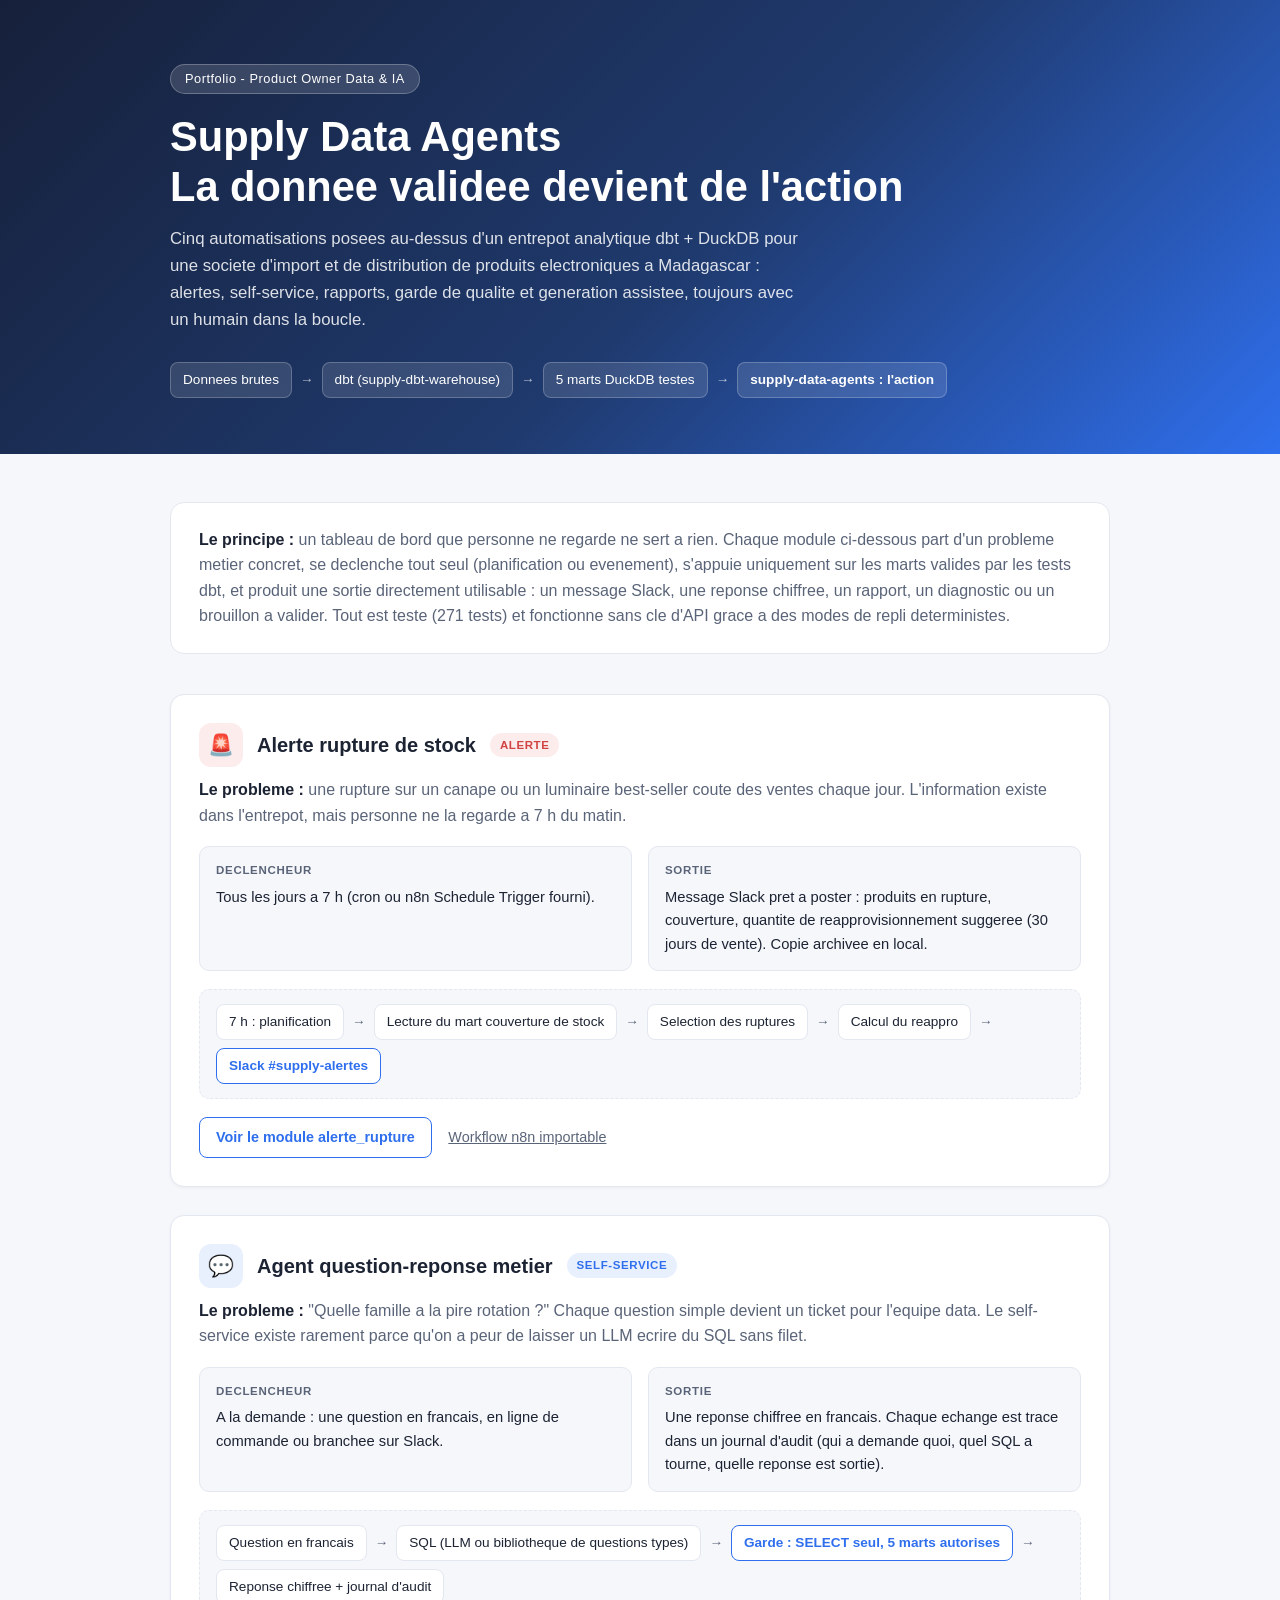
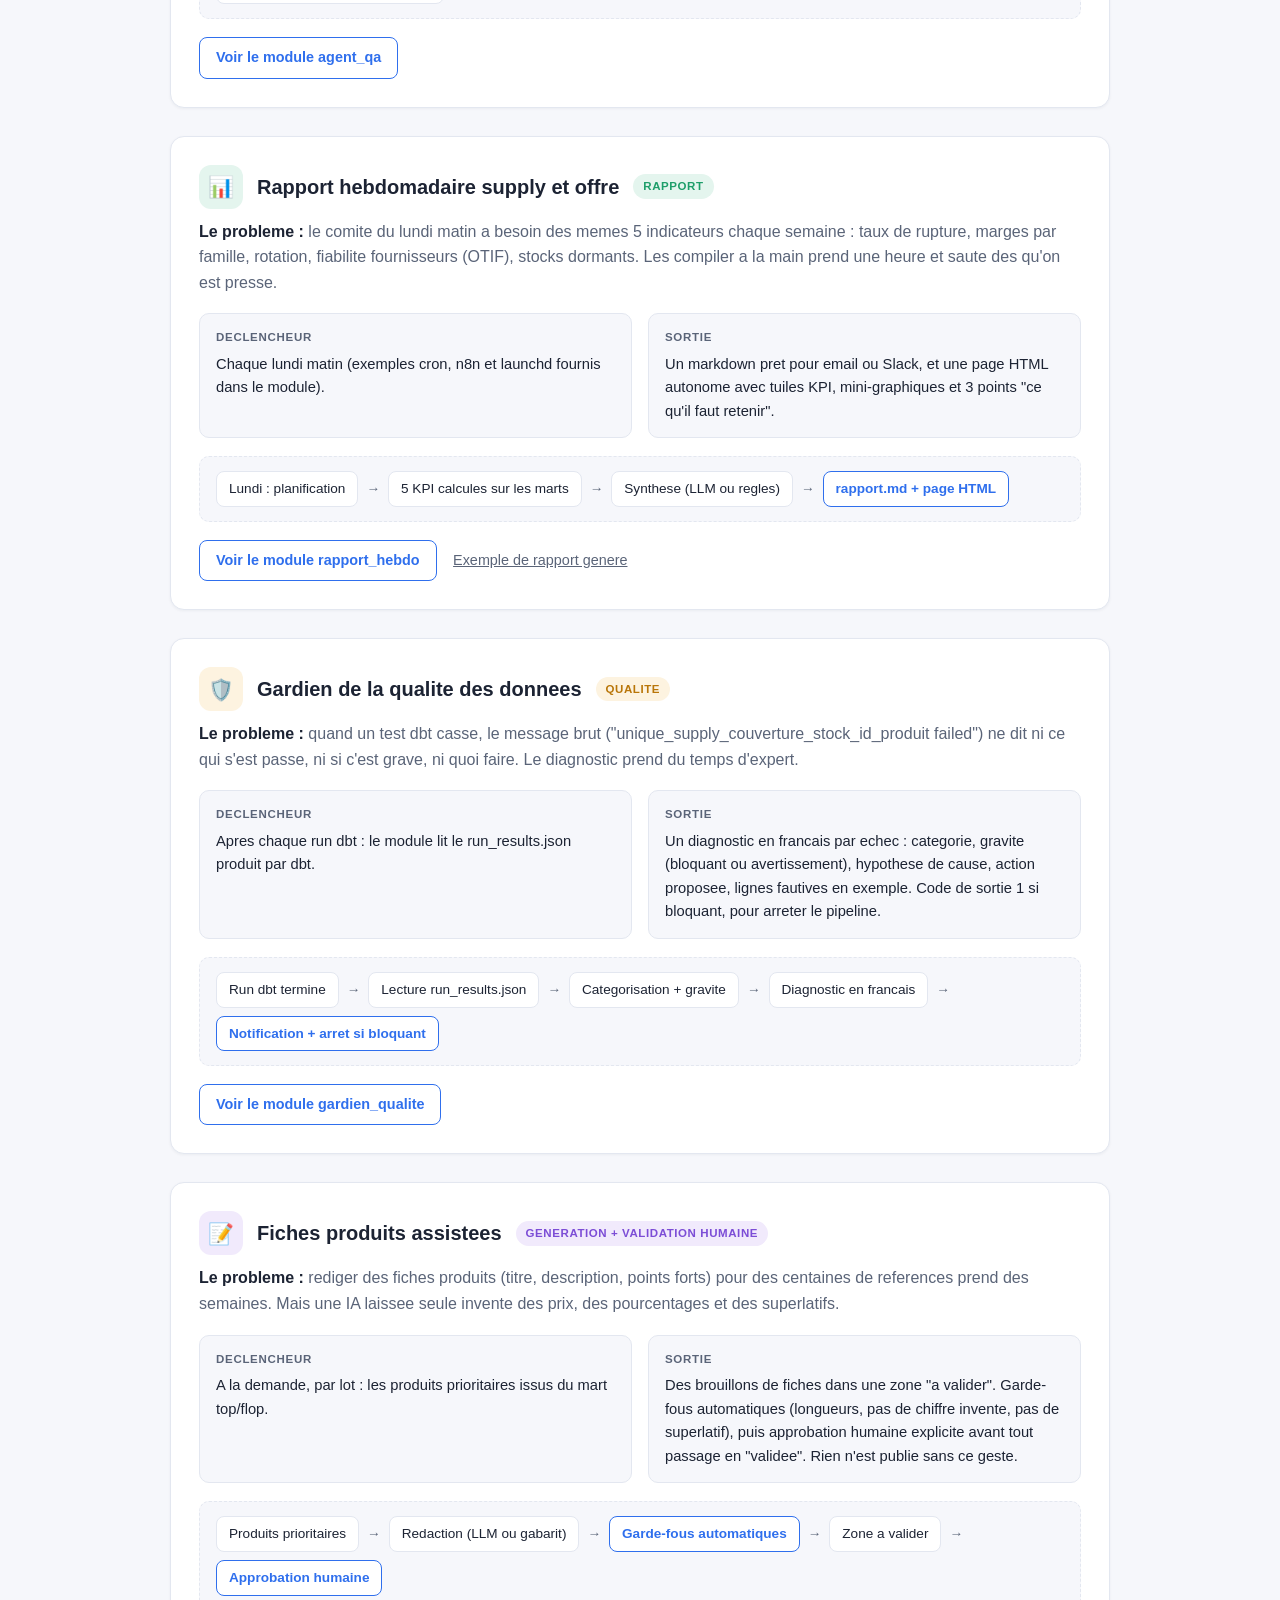
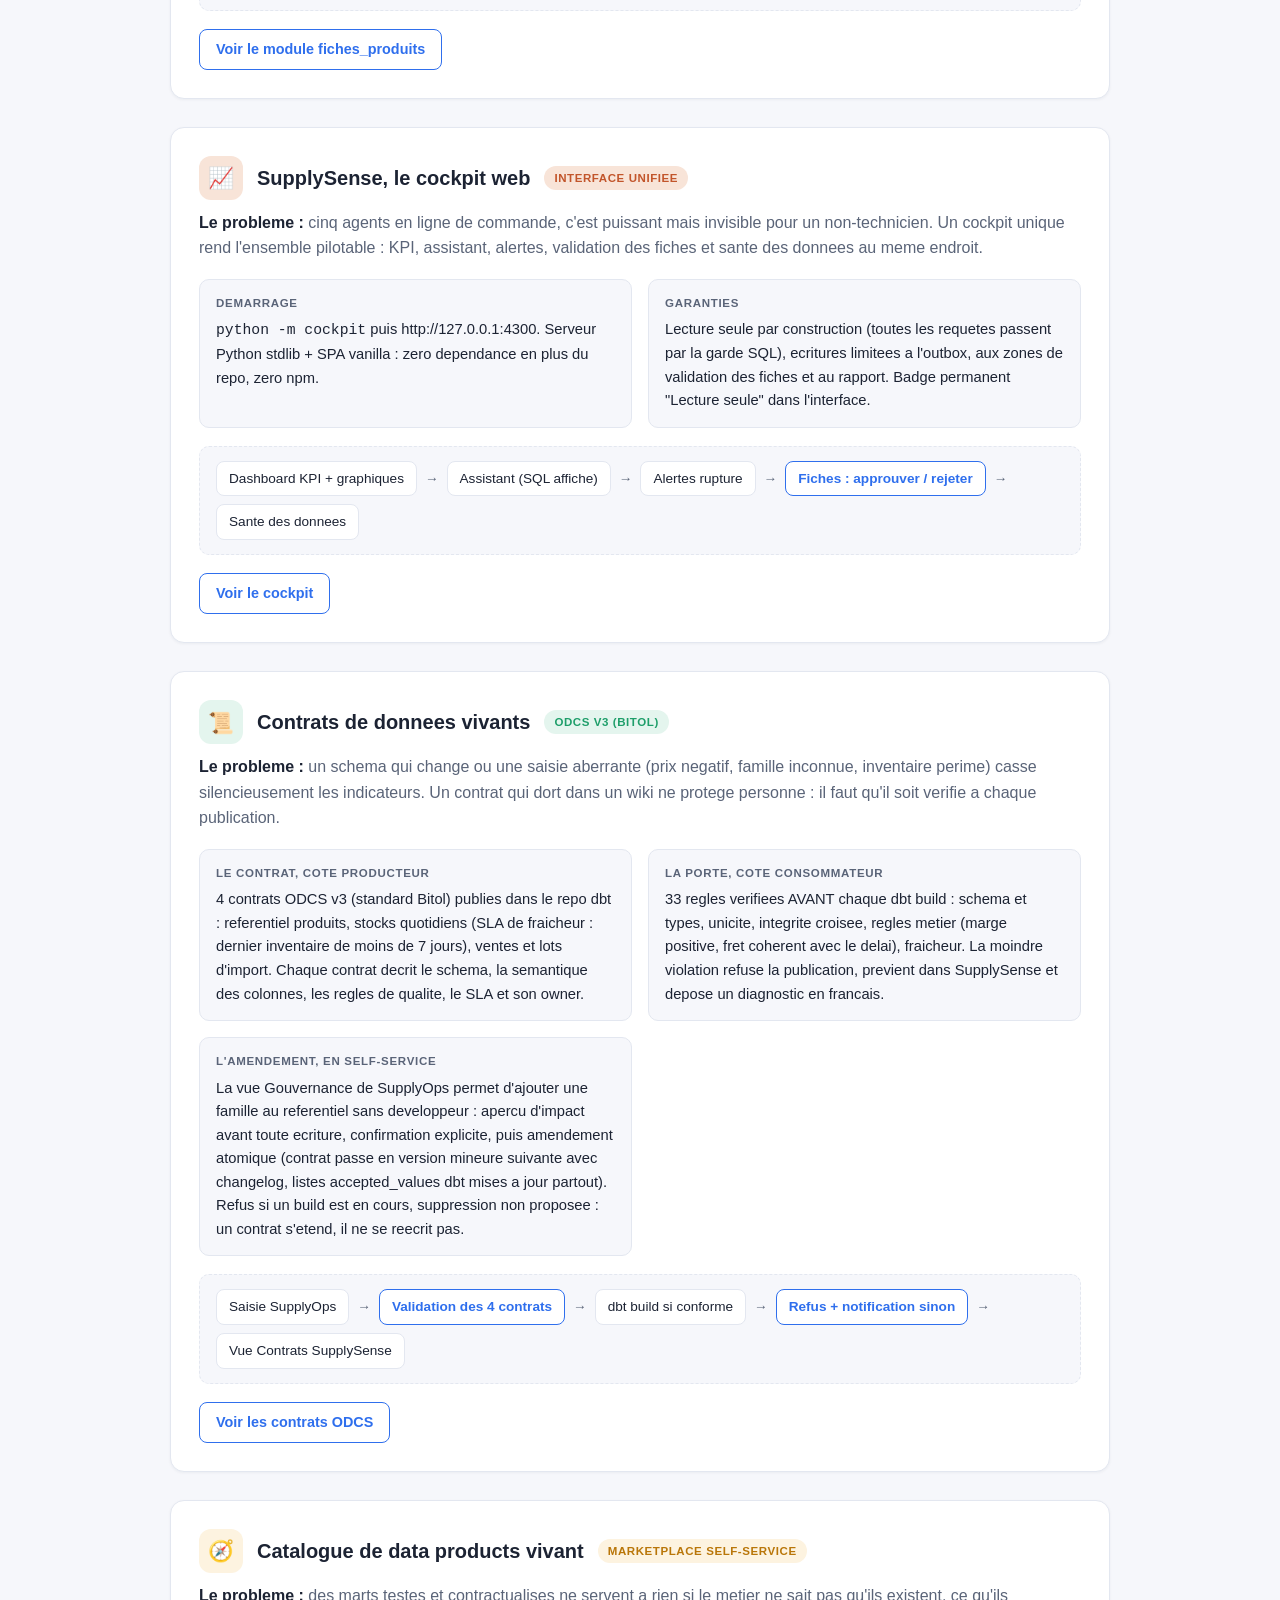
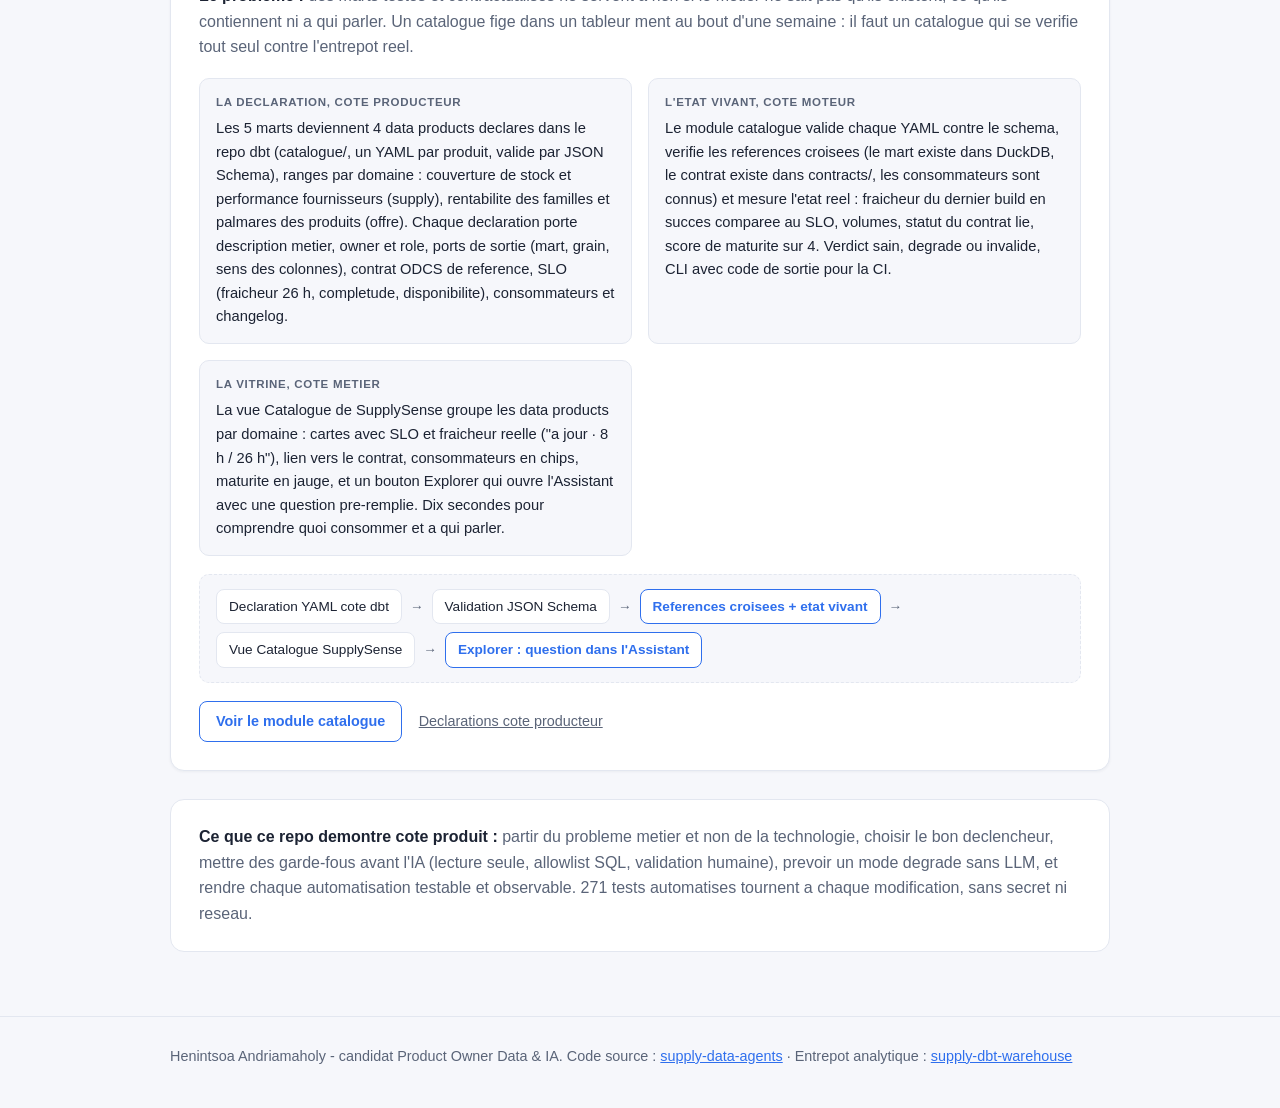
<file: docs/index.html>
<!DOCTYPE html>
<html lang="fr">
<head>
<meta charset="utf-8">
<meta name="viewport" content="width=device-width, initial-scale=1">
<title>Supply Data Agents - la donnee validee devient de l'action</title>
<style>
  :root {
    --fond: #f6f7fb;
    --carte: #ffffff;
    --encre: #1c2333;
    --encre-douce: #5a6478;
    --accent: #2f6fed;
    --accent-doux: #e8effd;
    --vert: #1e9e6a;
    --vert-doux: #e4f5ee;
    --ambre: #b97609;
    --ambre-doux: #fdf3e0;
    --violet: #7c4dd6;
    --violet-doux: #f1eafc;
    --rose: #d14343;
    --rose-doux: #fdecec;
    --bordure: #e3e7f0;
    --rayon: 14px;
  }
  * { box-sizing: border-box; margin: 0; padding: 0; }
  body {
    font-family: -apple-system, BlinkMacSystemFont, "Segoe UI", Roboto, Helvetica, Arial, sans-serif;
    background: var(--fond);
    color: var(--encre);
    line-height: 1.6;
  }
  .conteneur { max-width: 980px; margin: 0 auto; padding: 0 20px; }

  header {
    background: linear-gradient(135deg, #16203a 0%, #1f3a6e 55%, #2f6fed 100%);
    color: #fff;
    padding: 64px 0 56px;
  }
  header .etiquette {
    display: inline-block;
    background: rgba(255,255,255,.14);
    border: 1px solid rgba(255,255,255,.25);
    border-radius: 999px;
    padding: 4px 14px;
    font-size: .8rem;
    letter-spacing: .04em;
    margin-bottom: 18px;
  }
  header h1 { font-size: clamp(1.7rem, 4vw, 2.6rem); line-height: 1.2; margin-bottom: 14px; }
  header p.sous-titre {
    max-width: 640px;
    font-size: 1.05rem;
    color: rgba(255,255,255,.85);
  }
  header .chaine {
    display: flex;
    flex-wrap: wrap;
    align-items: center;
    gap: 8px;
    margin-top: 28px;
    font-size: .85rem;
  }
  header .chaine span {
    background: rgba(255,255,255,.12);
    border: 1px solid rgba(255,255,255,.22);
    border-radius: 8px;
    padding: 6px 12px;
    white-space: nowrap;
  }
  header .chaine .fleche { background: none; border: none; opacity: .7; padding: 0; }

  main { padding: 48px 0 24px; }
  .intro {
    background: var(--carte);
    border: 1px solid var(--bordure);
    border-radius: var(--rayon);
    padding: 24px 28px;
    margin-bottom: 40px;
    color: var(--encre-douce);
  }
  .intro strong { color: var(--encre); }

  .carte-module {
    background: var(--carte);
    border: 1px solid var(--bordure);
    border-radius: var(--rayon);
    padding: 28px;
    margin-bottom: 28px;
    box-shadow: 0 1px 3px rgba(28,35,51,.05);
  }
  .carte-module .entete {
    display: flex;
    align-items: center;
    gap: 14px;
    margin-bottom: 6px;
    flex-wrap: wrap;
  }
  .pastille {
    width: 44px; height: 44px;
    border-radius: 12px;
    display: flex; align-items: center; justify-content: center;
    font-size: 1.3rem;
    flex-shrink: 0;
  }
  .carte-module h2 { font-size: 1.25rem; }
  .badge {
    font-size: .72rem;
    font-weight: 600;
    letter-spacing: .05em;
    text-transform: uppercase;
    border-radius: 999px;
    padding: 3px 10px;
  }
  .b-bleu   { background: var(--accent-doux); color: var(--accent); }
  .b-terra  { background: #f8e4d8; color: #c2552b; }
  .b-vert   { background: var(--vert-doux);   color: var(--vert); }
  .b-ambre  { background: var(--ambre-doux);  color: var(--ambre); }
  .b-violet { background: var(--violet-doux); color: var(--violet); }
  .b-rose   { background: var(--rose-doux);   color: var(--rose); }

  .probleme { color: var(--encre-douce); margin: 10px 0 18px; }
  .probleme strong { color: var(--encre); }

  .grille {
    display: grid;
    grid-template-columns: 1fr 1fr;
    gap: 16px;
    margin-bottom: 18px;
  }
  @media (max-width: 640px) { .grille { grid-template-columns: 1fr; } }
  .bloc-info {
    background: var(--fond);
    border: 1px solid var(--bordure);
    border-radius: 10px;
    padding: 14px 16px;
    font-size: .92rem;
  }
  .bloc-info .titre-bloc {
    font-size: .72rem;
    font-weight: 700;
    text-transform: uppercase;
    letter-spacing: .06em;
    color: var(--encre-douce);
    margin-bottom: 6px;
  }

  .flux {
    display: flex;
    flex-wrap: wrap;
    align-items: center;
    gap: 8px;
    background: var(--fond);
    border: 1px dashed var(--bordure);
    border-radius: 10px;
    padding: 14px 16px;
    margin-bottom: 18px;
    font-size: .85rem;
  }
  .flux .etape {
    background: var(--carte);
    border: 1px solid var(--bordure);
    border-radius: 8px;
    padding: 6px 12px;
    white-space: nowrap;
  }
  .flux .etape.accentuee { border-color: var(--accent); color: var(--accent); font-weight: 600; }
  .flux .f { color: var(--encre-douce); }

  .lien-module {
    display: inline-block;
    font-size: .9rem;
    font-weight: 600;
    color: var(--accent);
    text-decoration: none;
    border: 1px solid var(--accent);
    border-radius: 8px;
    padding: 8px 16px;
    transition: background .15s;
  }
  .lien-module:hover { background: var(--accent-doux); }
  .lien-secondaire {
    display: inline-block;
    font-size: .9rem;
    color: var(--encre-douce);
    margin-left: 12px;
  }

  footer {
    border-top: 1px solid var(--bordure);
    padding: 28px 0 40px;
    color: var(--encre-douce);
    font-size: .9rem;
  }
  footer a { color: var(--accent); }
</style>
</head>
<body>

<header>
  <div class="conteneur">
    <span class="etiquette">Portfolio - Product Owner Data &amp; IA</span>
    <h1>Supply Data Agents<br>La donnee validee devient de l'action</h1>
    <p class="sous-titre">
      Cinq automatisations posees au-dessus d'un entrepot analytique dbt + DuckDB
      pour une societe d'import et de distribution de produits electroniques a Madagascar : alertes, self-service,
      rapports, garde de qualite et generation assistee, toujours avec un humain
      dans la boucle.
    </p>
    <div class="chaine">
      <span>Donnees brutes</span>
      <span class="fleche">&rarr;</span>
      <span>dbt (supply-dbt-warehouse)</span>
      <span class="fleche">&rarr;</span>
      <span>5 marts DuckDB testes</span>
      <span class="fleche">&rarr;</span>
      <span><strong>supply-data-agents : l'action</strong></span>
    </div>
  </div>
</header>

<main>
  <div class="conteneur">

    <div class="intro">
      <strong>Le principe :</strong> un tableau de bord que personne ne regarde ne sert a rien.
      Chaque module ci-dessous part d'un probleme metier concret, se declenche tout seul
      (planification ou evenement), s'appuie uniquement sur les marts valides par les tests dbt,
      et produit une sortie directement utilisable : un message Slack, une reponse chiffree,
      un rapport, un diagnostic ou un brouillon a valider. Tout est teste (271 tests) et
      fonctionne sans cle d'API grace a des modes de repli deterministes.
    </div>

    <!-- Module 1 : alerte_rupture -->
    <section class="carte-module">
      <div class="entete">
        <div class="pastille b-rose">&#128680;</div>
        <h2>Alerte rupture de stock</h2>
        <span class="badge b-rose">Alerte</span>
      </div>
      <p class="probleme">
        <strong>Le probleme :</strong> une rupture sur un canape ou un luminaire best-seller
        coute des ventes chaque jour. L'information existe dans l'entrepot, mais personne
        ne la regarde a 7 h du matin.
      </p>
      <div class="grille">
        <div class="bloc-info">
          <div class="titre-bloc">Declencheur</div>
          Tous les jours a 7 h (cron ou n8n Schedule Trigger fourni).
        </div>
        <div class="bloc-info">
          <div class="titre-bloc">Sortie</div>
          Message Slack pret a poster : produits en rupture, couverture, quantite de
          reapprovisionnement suggeree (30 jours de vente). Copie archivee en local.
        </div>
      </div>
      <div class="flux">
        <span class="etape">7 h : planification</span><span class="f">&rarr;</span>
        <span class="etape">Lecture du mart couverture de stock</span><span class="f">&rarr;</span>
        <span class="etape">Selection des ruptures</span><span class="f">&rarr;</span>
        <span class="etape">Calcul du reappro</span><span class="f">&rarr;</span>
        <span class="etape accentuee">Slack #supply-alertes</span>
      </div>
      <a class="lien-module" href="https://github.com/adh-studio/supply-data-agents/tree/main/alerte_rupture">Voir le module alerte_rupture</a>
      <a class="lien-secondaire" href="https://github.com/adh-studio/supply-data-agents/blob/main/n8n/alerte_rupture.json">Workflow n8n importable</a>
    </section>

    <!-- Module 2 : agent_qa -->
    <section class="carte-module">
      <div class="entete">
        <div class="pastille b-bleu">&#128172;</div>
        <h2>Agent question-reponse metier</h2>
        <span class="badge b-bleu">Self-service</span>
      </div>
      <p class="probleme">
        <strong>Le probleme :</strong> "Quelle famille a la pire rotation ?" Chaque question
        simple devient un ticket pour l'equipe data. Le self-service existe rarement parce
        qu'on a peur de laisser un LLM ecrire du SQL sans filet.
      </p>
      <div class="grille">
        <div class="bloc-info">
          <div class="titre-bloc">Declencheur</div>
          A la demande : une question en francais, en ligne de commande ou branchee sur Slack.
        </div>
        <div class="bloc-info">
          <div class="titre-bloc">Sortie</div>
          Une reponse chiffree en francais. Chaque echange est trace dans un journal d'audit
          (qui a demande quoi, quel SQL a tourne, quelle reponse est sortie).
        </div>
      </div>
      <div class="flux">
        <span class="etape">Question en francais</span><span class="f">&rarr;</span>
        <span class="etape">SQL (LLM ou bibliotheque de questions types)</span><span class="f">&rarr;</span>
        <span class="etape accentuee">Garde : SELECT seul, 5 marts autorises</span><span class="f">&rarr;</span>
        <span class="etape">Reponse chiffree + journal d'audit</span>
      </div>
      <a class="lien-module" href="https://github.com/adh-studio/supply-data-agents/tree/main/agent_qa">Voir le module agent_qa</a>
    </section>

    <!-- Module 3 : rapport_hebdo -->
    <section class="carte-module">
      <div class="entete">
        <div class="pastille b-vert">&#128202;</div>
        <h2>Rapport hebdomadaire supply et offre</h2>
        <span class="badge b-vert">Rapport</span>
      </div>
      <p class="probleme">
        <strong>Le probleme :</strong> le comite du lundi matin a besoin des memes 5 indicateurs
        chaque semaine : taux de rupture, marges par famille, rotation, fiabilite fournisseurs
        (OTIF), stocks dormants. Les compiler a la main prend une heure et saute des qu'on est presse.
      </p>
      <div class="grille">
        <div class="bloc-info">
          <div class="titre-bloc">Declencheur</div>
          Chaque lundi matin (exemples cron, n8n et launchd fournis dans le module).
        </div>
        <div class="bloc-info">
          <div class="titre-bloc">Sortie</div>
          Un markdown pret pour email ou Slack, et une page HTML autonome avec tuiles KPI,
          mini-graphiques et 3 points "ce qu'il faut retenir".
        </div>
      </div>
      <div class="flux">
        <span class="etape">Lundi : planification</span><span class="f">&rarr;</span>
        <span class="etape">5 KPI calcules sur les marts</span><span class="f">&rarr;</span>
        <span class="etape">Synthese (LLM ou regles)</span><span class="f">&rarr;</span>
        <span class="etape accentuee">rapport.md + page HTML</span>
      </div>
      <a class="lien-module" href="https://github.com/adh-studio/supply-data-agents/tree/main/rapport_hebdo">Voir le module rapport_hebdo</a>
      <a class="lien-secondaire" href="rapport-hebdo.html">Exemple de rapport genere</a>
    </section>

    <!-- Module 4 : gardien_qualite -->
    <section class="carte-module">
      <div class="entete">
        <div class="pastille b-ambre">&#128737;&#65039;</div>
        <h2>Gardien de la qualite des donnees</h2>
        <span class="badge b-ambre">Qualite</span>
      </div>
      <p class="probleme">
        <strong>Le probleme :</strong> quand un test dbt casse, le message brut
        ("unique_supply_couverture_stock_id_produit failed") ne dit ni ce qui s'est passe,
        ni si c'est grave, ni quoi faire. Le diagnostic prend du temps d'expert.
      </p>
      <div class="grille">
        <div class="bloc-info">
          <div class="titre-bloc">Declencheur</div>
          Apres chaque run dbt : le module lit le run_results.json produit par dbt.
        </div>
        <div class="bloc-info">
          <div class="titre-bloc">Sortie</div>
          Un diagnostic en francais par echec : categorie, gravite (bloquant ou avertissement),
          hypothese de cause, action proposee, lignes fautives en exemple. Code de sortie 1
          si bloquant, pour arreter le pipeline.
        </div>
      </div>
      <div class="flux">
        <span class="etape">Run dbt termine</span><span class="f">&rarr;</span>
        <span class="etape">Lecture run_results.json</span><span class="f">&rarr;</span>
        <span class="etape">Categorisation + gravite</span><span class="f">&rarr;</span>
        <span class="etape">Diagnostic en francais</span><span class="f">&rarr;</span>
        <span class="etape accentuee">Notification + arret si bloquant</span>
      </div>
      <a class="lien-module" href="https://github.com/adh-studio/supply-data-agents/tree/main/gardien_qualite">Voir le module gardien_qualite</a>
    </section>

    <!-- Module 5 : fiches_produits -->
    <section class="carte-module">
      <div class="entete">
        <div class="pastille b-violet">&#128221;</div>
        <h2>Fiches produits assistees</h2>
        <span class="badge b-violet">Generation + validation humaine</span>
      </div>
      <p class="probleme">
        <strong>Le probleme :</strong> rediger des fiches produits (titre, description,
        points forts) pour des centaines de references prend des semaines. Mais une IA
        laissee seule invente des prix, des pourcentages et des superlatifs.
      </p>
      <div class="grille">
        <div class="bloc-info">
          <div class="titre-bloc">Declencheur</div>
          A la demande, par lot : les produits prioritaires issus du mart top/flop.
        </div>
        <div class="bloc-info">
          <div class="titre-bloc">Sortie</div>
          Des brouillons de fiches dans une zone "a valider". Garde-fous automatiques
          (longueurs, pas de chiffre invente, pas de superlatif), puis approbation humaine
          explicite avant tout passage en "validee". Rien n'est publie sans ce geste.
        </div>
      </div>
      <div class="flux">
        <span class="etape">Produits prioritaires</span><span class="f">&rarr;</span>
        <span class="etape">Redaction (LLM ou gabarit)</span><span class="f">&rarr;</span>
        <span class="etape accentuee">Garde-fous automatiques</span><span class="f">&rarr;</span>
        <span class="etape">Zone a valider</span><span class="f">&rarr;</span>
        <span class="etape accentuee">Approbation humaine</span>
      </div>
      <a class="lien-module" href="https://github.com/adh-studio/supply-data-agents/tree/main/fiches_produits">Voir le module fiches_produits</a>
    </section>

    <!-- Module 6 : SupplySense, le cockpit -->
    <section class="carte-module">
      <div class="entete">
        <div class="pastille b-terra">&#128200;</div>
        <h2>SupplySense, le cockpit web</h2>
        <span class="badge b-terra">Interface unifiee</span>
      </div>
      <p class="probleme">
        <strong>Le probleme :</strong> cinq agents en ligne de commande, c'est puissant mais
        invisible pour un non-technicien. Un cockpit unique rend l'ensemble pilotable :
        KPI, assistant, alertes, validation des fiches et sante des donnees au meme endroit.
      </p>
      <div class="grille">
        <div class="bloc-info">
          <div class="titre-bloc">Demarrage</div>
          <code>python -m cockpit</code> puis http://127.0.0.1:4300. Serveur Python
          stdlib + SPA vanilla : zero dependance en plus du repo, zero npm.
        </div>
        <div class="bloc-info">
          <div class="titre-bloc">Garanties</div>
          Lecture seule par construction (toutes les requetes passent par la garde SQL),
          ecritures limitees a l'outbox, aux zones de validation des fiches et au rapport.
          Badge permanent "Lecture seule" dans l'interface.
        </div>
      </div>
      <div class="flux">
        <span class="etape">Dashboard KPI + graphiques</span><span class="f">&rarr;</span>
        <span class="etape">Assistant (SQL affiche)</span><span class="f">&rarr;</span>
        <span class="etape">Alertes rupture</span><span class="f">&rarr;</span>
        <span class="etape accentuee">Fiches : approuver / rejeter</span><span class="f">&rarr;</span>
        <span class="etape">Sante des donnees</span>
      </div>
      <a class="lien-module" href="https://github.com/adh-studio/supply-data-agents/tree/main/cockpit">Voir le cockpit</a>
    </section>

    <!-- Module 7 : contrats de donnees -->
    <section class="carte-module">
      <div class="entete">
        <div class="pastille b-vert">&#128220;</div>
        <h2>Contrats de donnees vivants</h2>
        <span class="badge b-vert">ODCS v3 (Bitol)</span>
      </div>
      <p class="probleme">
        <strong>Le probleme :</strong> un schema qui change ou une saisie aberrante
        (prix negatif, famille inconnue, inventaire perime) casse silencieusement les
        indicateurs. Un contrat qui dort dans un wiki ne protege personne : il faut
        qu'il soit verifie a chaque publication.
      </p>
      <div class="grille">
        <div class="bloc-info">
          <div class="titre-bloc">Le contrat, cote producteur</div>
          4 contrats ODCS v3 (standard Bitol) publies dans le repo dbt :
          referentiel produits, stocks quotidiens (SLA de fraicheur : dernier
          inventaire de moins de 7 jours), ventes et lots d'import. Chaque contrat
          decrit le schema, la semantique des colonnes, les regles de qualite,
          le SLA et son owner.
        </div>
        <div class="bloc-info">
          <div class="titre-bloc">La porte, cote consommateur</div>
          33 regles verifiees AVANT chaque dbt build : schema et types, unicite,
          integrite croisee, regles metier (marge positive, fret coherent avec le
          delai), fraicheur. La moindre violation refuse la publication, previent
          dans SupplySense et depose un diagnostic en francais.
        </div>
        <div class="bloc-info">
          <div class="titre-bloc">L'amendement, en self-service</div>
          La vue Gouvernance de SupplyOps permet d'ajouter une famille au
          referentiel sans developpeur : apercu d'impact avant toute ecriture,
          confirmation explicite, puis amendement atomique (contrat passe en
          version mineure suivante avec changelog, listes accepted_values dbt
          mises a jour partout). Refus si un build est en cours, suppression
          non proposee : un contrat s'etend, il ne se reecrit pas.
        </div>
      </div>
      <div class="flux">
        <span class="etape">Saisie SupplyOps</span><span class="f">&rarr;</span>
        <span class="etape accentuee">Validation des 4 contrats</span><span class="f">&rarr;</span>
        <span class="etape">dbt build si conforme</span><span class="f">&rarr;</span>
        <span class="etape accentuee">Refus + notification sinon</span><span class="f">&rarr;</span>
        <span class="etape">Vue Contrats SupplySense</span>
      </div>
      <a class="lien-module" href="https://github.com/adh-studio/supply-dbt-warehouse/tree/main/contracts">Voir les contrats ODCS</a>
    </section>

    <!-- Module 8 : catalogue de data products -->
    <section class="carte-module">
      <div class="entete">
        <div class="pastille b-ambre">&#129517;</div>
        <h2>Catalogue de data products vivant</h2>
        <span class="badge b-ambre">Marketplace self-service</span>
      </div>
      <p class="probleme">
        <strong>Le probleme :</strong> des marts testes et contractualises ne servent a rien
        si le metier ne sait pas qu'ils existent, ce qu'ils contiennent ni a qui parler.
        Un catalogue fige dans un tableur ment au bout d'une semaine : il faut un
        catalogue qui se verifie tout seul contre l'entrepot reel.
      </p>
      <div class="grille">
        <div class="bloc-info">
          <div class="titre-bloc">La declaration, cote producteur</div>
          Les 5 marts deviennent 4 data products declares dans le repo dbt
          (catalogue/, un YAML par produit, valide par JSON Schema), ranges par
          domaine : couverture de stock et performance fournisseurs (supply),
          rentabilite des familles et palmares des produits (offre). Chaque
          declaration porte description metier, owner et role, ports de sortie
          (mart, grain, sens des colonnes), contrat ODCS de reference, SLO
          (fraicheur 26 h, completude, disponibilite), consommateurs et changelog.
        </div>
        <div class="bloc-info">
          <div class="titre-bloc">L'etat vivant, cote moteur</div>
          Le module catalogue valide chaque YAML contre le schema, verifie les
          references croisees (le mart existe dans DuckDB, le contrat existe dans
          contracts/, les consommateurs sont connus) et mesure l'etat reel :
          fraicheur du dernier build en succes comparee au SLO, volumes, statut du
          contrat lie, score de maturite sur 4. Verdict sain, degrade ou invalide,
          CLI avec code de sortie pour la CI.
        </div>
        <div class="bloc-info">
          <div class="titre-bloc">La vitrine, cote metier</div>
          La vue Catalogue de SupplySense groupe les data products par domaine :
          cartes avec SLO et fraicheur reelle ("a jour &middot; 8 h / 26 h"), lien vers le
          contrat, consommateurs en chips, maturite en jauge, et un bouton Explorer
          qui ouvre l'Assistant avec une question pre-remplie. Dix secondes pour
          comprendre quoi consommer et a qui parler.
        </div>
      </div>
      <div class="flux">
        <span class="etape">Declaration YAML cote dbt</span><span class="f">&rarr;</span>
        <span class="etape">Validation JSON Schema</span><span class="f">&rarr;</span>
        <span class="etape accentuee">References croisees + etat vivant</span><span class="f">&rarr;</span>
        <span class="etape">Vue Catalogue SupplySense</span><span class="f">&rarr;</span>
        <span class="etape accentuee">Explorer : question dans l'Assistant</span>
      </div>
      <a class="lien-module" href="https://github.com/adh-studio/supply-data-agents/tree/main/catalogue">Voir le module catalogue</a>
      <a class="lien-secondaire" href="https://github.com/adh-studio/supply-dbt-warehouse/tree/main/catalogue">Declarations cote producteur</a>
    </section>

    <div class="intro">
      <strong>Ce que ce repo demontre cote produit :</strong> partir du probleme metier et non
      de la technologie, choisir le bon declencheur, mettre des garde-fous avant l'IA
      (lecture seule, allowlist SQL, validation humaine), prevoir un mode degrade sans LLM,
      et rendre chaque automatisation testable et observable. 271 tests automatises tournent
      a chaque modification, sans secret ni reseau.
    </div>

  </div>
</main>

<footer>
  <div class="conteneur">
    Henintsoa Andriamaholy - candidat Product Owner Data &amp; IA.
    Code source : <a href="https://github.com/adh-studio/supply-data-agents">supply-data-agents</a>
    &middot; Entrepot analytique : <a href="https://github.com/adh-studio/supply-dbt-warehouse">supply-dbt-warehouse</a>
  </div>
</footer>

</body>
</html>
</file>
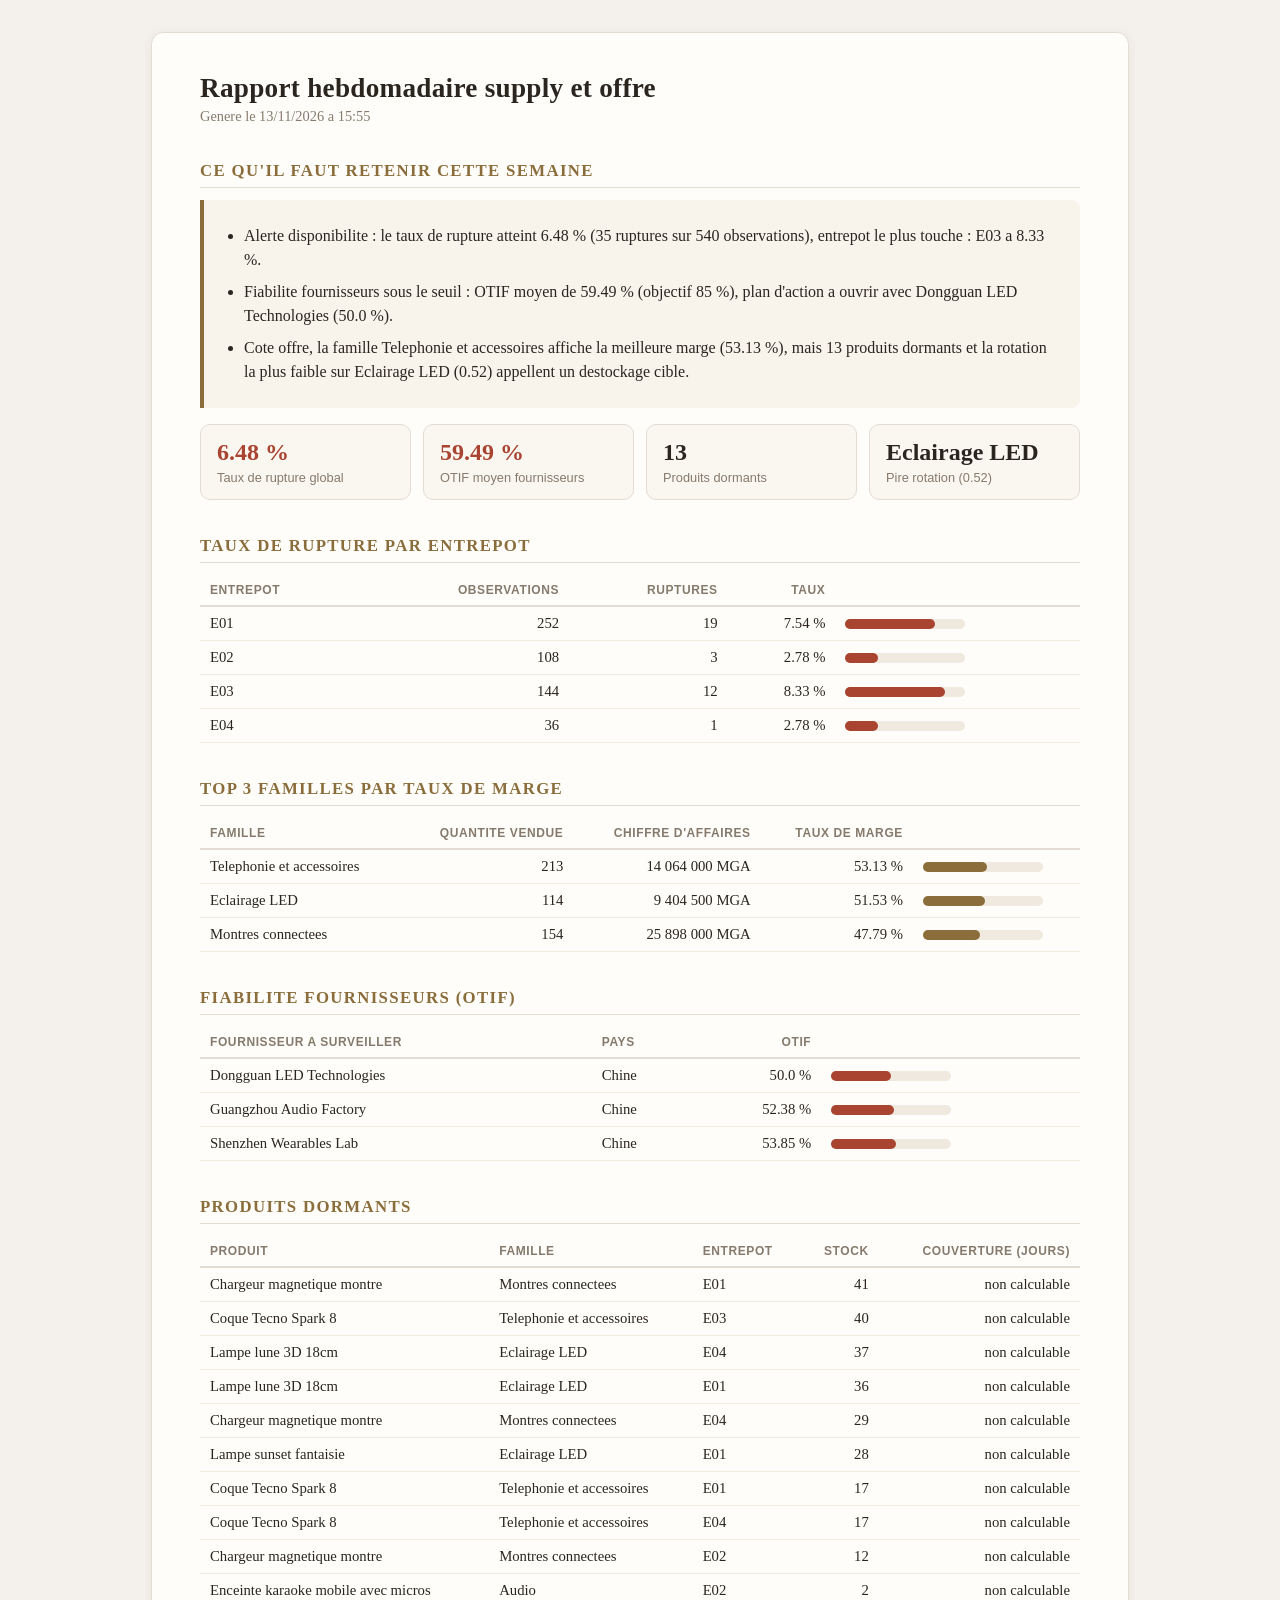
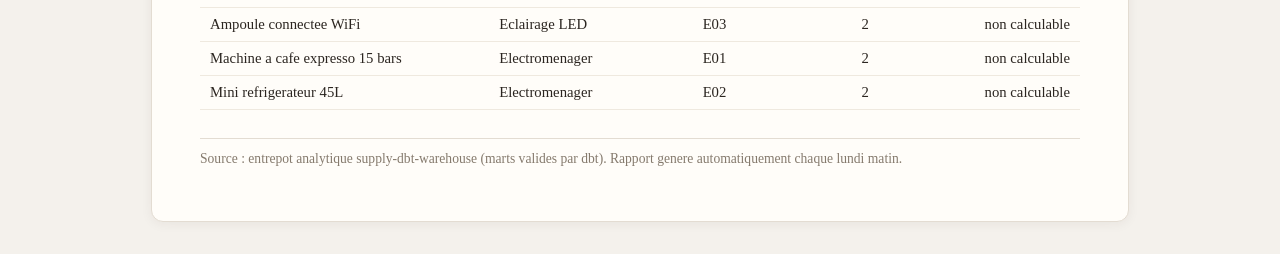
<file: docs/rapport-hebdo.html>
<!DOCTYPE html>
<html lang="fr">
<head>
<meta charset="utf-8">
<meta name="viewport" content="width=device-width, initial-scale=1">
<title>Rapport hebdomadaire supply et offre</title>
<style>
  :root { color-scheme: light; }
  body { margin: 0; padding: 32px 16px; background: #f4f1ec;
         font-family: Georgia, 'Times New Roman', serif; color: #2b2520; }
  .page { max-width: 880px; margin: 0 auto; background: #fffdf9;
          border: 1px solid #e3dcd2; border-radius: 12px; padding: 40px 48px;
          box-shadow: 0 2px 12px rgba(43, 37, 32, 0.06); }
  h1 { font-size: 1.7rem; margin: 0 0 4px; letter-spacing: 0.01em; }
  h2 { font-size: 1.05rem; margin: 36px 0 12px; text-transform: uppercase;
       letter-spacing: 0.08em; color: #8a6d3b;
       border-bottom: 1px solid #e3dcd2; padding-bottom: 6px; }
  .horodatage { color: #857a6d; font-size: 0.9rem; margin: 0 0 24px; }
  .retenir { background: #f8f4ec; border-left: 4px solid #8a6d3b;
             border-radius: 0 8px 8px 0; padding: 16px 20px; }
  .retenir ul { margin: 0; padding-left: 20px; }
  .retenir li { margin: 8px 0; line-height: 1.5; }
  .tuiles { display: flex; flex-wrap: wrap; gap: 12px; margin-top: 16px; }
  .tuile { flex: 1 1 150px; background: #faf7f1; border: 1px solid #e3dcd2;
           border-radius: 10px; padding: 14px 16px; }
  .tuile .valeur { font-size: 1.5rem; font-weight: bold; }
  .tuile .libelle { font-size: 0.8rem; color: #857a6d; margin-top: 4px;
                    font-family: Helvetica, Arial, sans-serif; }
  .alerte .valeur { color: #a94431; }
  .ok .valeur { color: #4a7a4c; }
  table { width: 100%; border-collapse: collapse; font-size: 0.92rem; }
  th { text-align: left; font-family: Helvetica, Arial, sans-serif;
       font-size: 0.75rem; text-transform: uppercase; letter-spacing: 0.05em;
       color: #857a6d; padding: 8px 10px; border-bottom: 2px solid #e3dcd2; }
  td { padding: 8px 10px; border-bottom: 1px solid #efe9df; }
  td.nombre, th.nombre { text-align: right; font-variant-numeric: tabular-nums; }
  .enveloppe-table { overflow-x: auto; }
  svg { display: block; }
  .note { color: #857a6d; font-size: 0.85rem; margin-top: 28px;
          border-top: 1px solid #e3dcd2; padding-top: 12px; }
</style>
</head>
<body>
<div class="page">
  <h1>Rapport hebdomadaire supply et offre</h1>
  <p class="horodatage">Genere le 13/11/2026 a 15:55</p>

  <h2>Ce qu'il faut retenir cette semaine</h2>
  <div class="retenir"><ul><li>Alerte disponibilite : le taux de rupture atteint 6.48 % (35 ruptures sur 540 observations), entrepot le plus touche : E03 a 8.33 %.</li><li>Fiabilite fournisseurs sous le seuil : OTIF moyen de 59.49 % (objectif 85 %), plan d&#x27;action a ouvrir avec Dongguan LED Technologies (50.0 %).</li><li>Cote offre, la famille Telephonie et accessoires affiche la meilleure marge (53.13 %), mais 13 produits dormants et la rotation la plus faible sur Eclairage LED (0.52) appellent un destockage cible.</li></ul></div>

  <div class="tuiles">
    <div class="tuile alerte">
      <div class="valeur">6.48 %</div>
      <div class="libelle">Taux de rupture global</div>
    </div>
    <div class="tuile alerte">
      <div class="valeur">59.49 %</div>
      <div class="libelle">OTIF moyen fournisseurs</div>
    </div>
    <div class="tuile">
      <div class="valeur">13</div>
      <div class="libelle">Produits dormants</div>
    </div>
    <div class="tuile">
      <div class="valeur">Eclairage LED</div>
      <div class="libelle">Pire rotation (0.52)</div>
    </div>
  </div>

  <h2>Taux de rupture par entrepot</h2>
  <div class="enveloppe-table"><table>
    <tr><th>Entrepot</th><th class="nombre">Observations</th>
        <th class="nombre">Ruptures</th><th class="nombre">Taux</th><th></th></tr>
    <tr><td>E01</td><td class='nombre'>252</td><td class='nombre'>19</td><td class='nombre'>7.54 %</td><td><svg width="120" height="10" viewBox="0 0 120 10" role="img" aria-label="7.54"><rect width="120" height="10" rx="5" fill="#efe9df"/><rect width="90" height="10" rx="5" fill="#a94431"/></svg></td></tr><tr><td>E02</td><td class='nombre'>108</td><td class='nombre'>3</td><td class='nombre'>2.78 %</td><td><svg width="120" height="10" viewBox="0 0 120 10" role="img" aria-label="2.78"><rect width="120" height="10" rx="5" fill="#efe9df"/><rect width="33" height="10" rx="5" fill="#a94431"/></svg></td></tr><tr><td>E03</td><td class='nombre'>144</td><td class='nombre'>12</td><td class='nombre'>8.33 %</td><td><svg width="120" height="10" viewBox="0 0 120 10" role="img" aria-label="8.33"><rect width="120" height="10" rx="5" fill="#efe9df"/><rect width="100" height="10" rx="5" fill="#a94431"/></svg></td></tr><tr><td>E04</td><td class='nombre'>36</td><td class='nombre'>1</td><td class='nombre'>2.78 %</td><td><svg width="120" height="10" viewBox="0 0 120 10" role="img" aria-label="2.78"><rect width="120" height="10" rx="5" fill="#efe9df"/><rect width="33" height="10" rx="5" fill="#a94431"/></svg></td></tr>
  </table></div>

  <h2>Top 3 familles par taux de marge</h2>
  <div class="enveloppe-table"><table>
    <tr><th>Famille</th><th class="nombre">Quantite vendue</th>
        <th class="nombre">Chiffre d'affaires</th>
        <th class="nombre">Taux de marge</th><th></th></tr>
    <tr><td>Telephonie et accessoires</td><td class='nombre'>213</td><td class='nombre'>14 064 000 MGA</td><td class='nombre'>53.13 %</td><td><svg width="120" height="10" viewBox="0 0 120 10" role="img" aria-label="53.13"><rect width="120" height="10" rx="5" fill="#efe9df"/><rect width="64" height="10" rx="5" fill="#8a6d3b"/></svg></td></tr><tr><td>Eclairage LED</td><td class='nombre'>114</td><td class='nombre'>9 404 500 MGA</td><td class='nombre'>51.53 %</td><td><svg width="120" height="10" viewBox="0 0 120 10" role="img" aria-label="51.53"><rect width="120" height="10" rx="5" fill="#efe9df"/><rect width="62" height="10" rx="5" fill="#8a6d3b"/></svg></td></tr><tr><td>Montres connectees</td><td class='nombre'>154</td><td class='nombre'>25 898 000 MGA</td><td class='nombre'>47.79 %</td><td><svg width="120" height="10" viewBox="0 0 120 10" role="img" aria-label="47.79"><rect width="120" height="10" rx="5" fill="#efe9df"/><rect width="57" height="10" rx="5" fill="#8a6d3b"/></svg></td></tr>
  </table></div>

  <h2>Fiabilite fournisseurs (OTIF)</h2>
  <div class="enveloppe-table"><table>
    <tr><th>Fournisseur a surveiller</th><th>Pays</th>
        <th class="nombre">OTIF</th><th></th></tr>
    <tr><td>Dongguan LED Technologies</td><td>Chine</td><td class='nombre'>50.0 %</td><td><svg width="120" height="10" viewBox="0 0 120 10" role="img" aria-label="50.0"><rect width="120" height="10" rx="5" fill="#efe9df"/><rect width="60" height="10" rx="5" fill="#a94431"/></svg></td></tr><tr><td>Guangzhou Audio Factory</td><td>Chine</td><td class='nombre'>52.38 %</td><td><svg width="120" height="10" viewBox="0 0 120 10" role="img" aria-label="52.38"><rect width="120" height="10" rx="5" fill="#efe9df"/><rect width="63" height="10" rx="5" fill="#a94431"/></svg></td></tr><tr><td>Shenzhen Wearables Lab</td><td>Chine</td><td class='nombre'>53.85 %</td><td><svg width="120" height="10" viewBox="0 0 120 10" role="img" aria-label="53.85"><rect width="120" height="10" rx="5" fill="#efe9df"/><rect width="65" height="10" rx="5" fill="#a94431"/></svg></td></tr>
  </table></div>

  <h2>Produits dormants</h2>
  <div class="enveloppe-table"><table>
    <tr><th>Produit</th><th>Famille</th><th>Entrepot</th>
        <th class="nombre">Stock</th><th class="nombre">Couverture (jours)</th></tr>
    <tr><td>Chargeur magnetique montre</td><td>Montres connectees</td><td>E01</td><td class='nombre'>41</td><td class='nombre'>non calculable</td></tr><tr><td>Coque Tecno Spark 8</td><td>Telephonie et accessoires</td><td>E03</td><td class='nombre'>40</td><td class='nombre'>non calculable</td></tr><tr><td>Lampe lune 3D 18cm</td><td>Eclairage LED</td><td>E04</td><td class='nombre'>37</td><td class='nombre'>non calculable</td></tr><tr><td>Lampe lune 3D 18cm</td><td>Eclairage LED</td><td>E01</td><td class='nombre'>36</td><td class='nombre'>non calculable</td></tr><tr><td>Chargeur magnetique montre</td><td>Montres connectees</td><td>E04</td><td class='nombre'>29</td><td class='nombre'>non calculable</td></tr><tr><td>Lampe sunset fantaisie</td><td>Eclairage LED</td><td>E01</td><td class='nombre'>28</td><td class='nombre'>non calculable</td></tr><tr><td>Coque Tecno Spark 8</td><td>Telephonie et accessoires</td><td>E01</td><td class='nombre'>17</td><td class='nombre'>non calculable</td></tr><tr><td>Coque Tecno Spark 8</td><td>Telephonie et accessoires</td><td>E04</td><td class='nombre'>17</td><td class='nombre'>non calculable</td></tr><tr><td>Chargeur magnetique montre</td><td>Montres connectees</td><td>E02</td><td class='nombre'>12</td><td class='nombre'>non calculable</td></tr><tr><td>Enceinte karaoke mobile avec micros</td><td>Audio</td><td>E02</td><td class='nombre'>2</td><td class='nombre'>non calculable</td></tr><tr><td>Ampoule connectee WiFi</td><td>Eclairage LED</td><td>E03</td><td class='nombre'>2</td><td class='nombre'>non calculable</td></tr><tr><td>Machine a cafe expresso 15 bars</td><td>Electromenager</td><td>E01</td><td class='nombre'>2</td><td class='nombre'>non calculable</td></tr><tr><td>Mini refrigerateur 45L</td><td>Electromenager</td><td>E02</td><td class='nombre'>2</td><td class='nombre'>non calculable</td></tr>
  </table></div>

  <p class="note">Source : entrepot analytique supply-dbt-warehouse
  (marts valides par dbt). Rapport genere automatiquement chaque lundi matin.</p>
</div>
</body>
</html>
</file>
